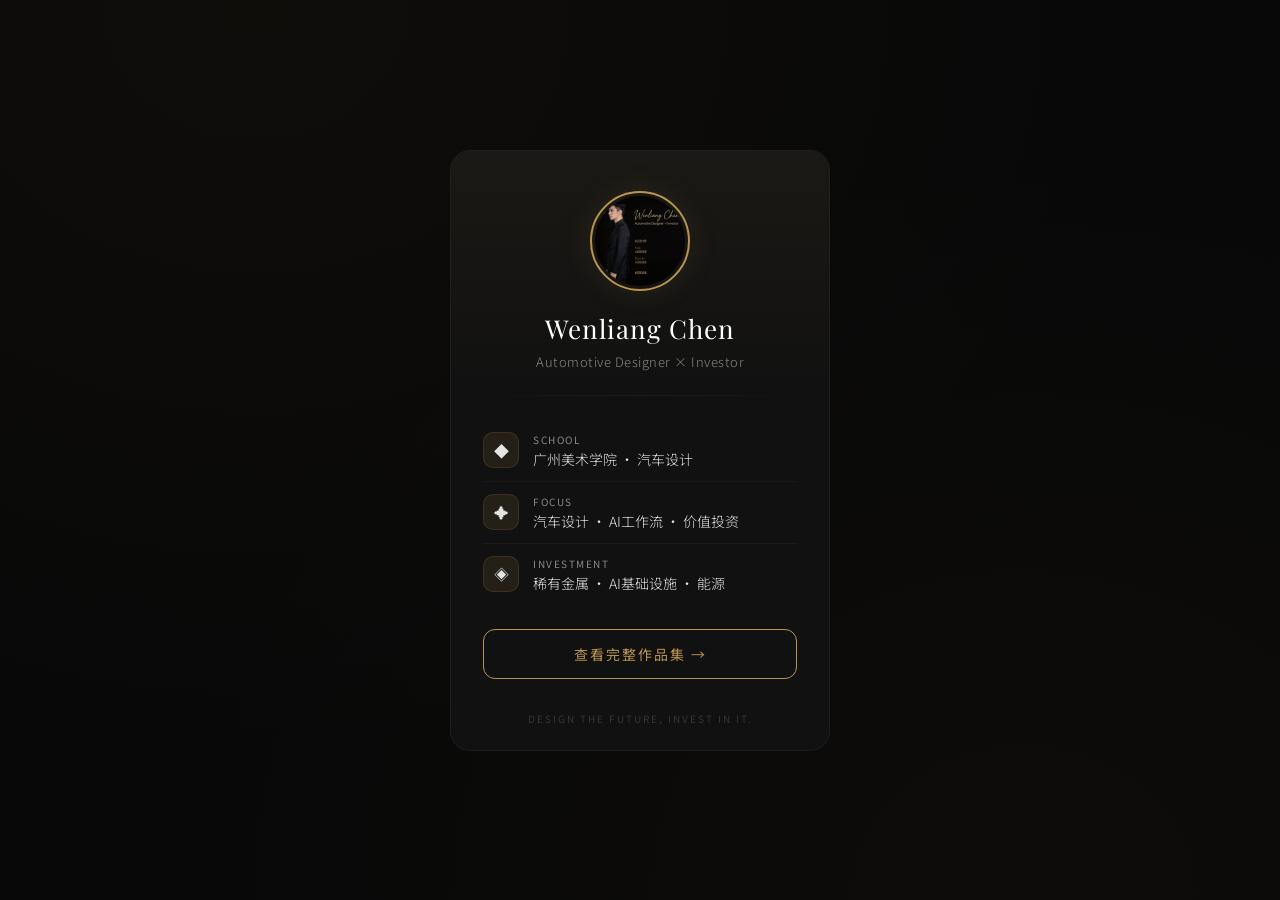
<file: share.html>
<html lang="zh-CN">
<head>
    <meta charset="UTF-8">
    <meta name="viewport" content="width=device-width, initial-scale=1.0, user-scalable=no">
    <title>Wenliang Chen</title>
    <meta property="og:title" content="Wenliang Chen — Automotive Designer × Investor">
    <meta property="og:description" content="汽车设计师 · 个人投资者">
    <meta property="og:image" content="https://s.coze.cn/image/kggvlk1dtg8/">
    <link href="https://fonts.googleapis.com/css2?family=Noto+Sans+SC:wght@100;300;400;500&family=Playfair+Display:ital,wght@0,400;0,700;1,400&display=swap" rel="stylesheet">
    <style>
        * { margin: 0; padding: 0; box-sizing: border-box; }
        :root {
            --bg: #080808;
            --card: #111;
            --border: #1e1e1e;
            --text: #e4e4e4;
            --dim: #888;
            --accent: #b8944f;
            --accent-glow: rgba(184,148,79,0.12);
        }
        html, body {
            height: 100%;
            font-family: 'Noto Sans SC', -apple-system, BlinkMacSystemFont, sans-serif;
            background: var(--bg);
            color: var(--text);
            -webkit-font-smoothing: antialiased;
        }
        body {
            display: flex;
            align-items: center;
            justify-content: center;
            padding: 24px;
            background-image:
                radial-gradient(ellipse at 20% 0%, rgba(184,148,79,0.04) 0%, transparent 60%),
                radial-gradient(ellipse at 80% 100%, rgba(184,148,79,0.03) 0%, transparent 60%);
        }

        .card {
            width: 100%;
            max-width: 380px;
            background: var(--card);
            border: 1px solid var(--border);
            border-radius: 20px;
            overflow: hidden;
            animation: cardIn 0.6s cubic-bezier(0.16, 1, 0.3, 1);
        }
        @keyframes cardIn {
            from { opacity: 0; transform: translateY(20px) scale(0.97); }
            to { opacity: 1; transform: translateY(0) scale(1); }
        }

        /* Header with photo */
        .card-header {
            position: relative;
            padding: 40px 32px 24px;
            text-align: center;
            background: linear-gradient(180deg, rgba(184,148,79,0.06) 0%, transparent 100%);
        }
        .avatar-ring {
            width: 100px; height: 100px;
            border-radius: 50%;
            border: 2px solid var(--accent);
            padding: 3px;
            margin: 0 auto 20px;
            box-shadow: 0 0 30px var(--accent-glow);
        }
        .avatar-ring img {
            width: 100%; height: 100%;
            border-radius: 50%;
            object-fit: cover;
            filter: grayscale(20%);
        }
        .card-name {
            font-family: 'Playfair Display', serif;
            font-size: 26px;
            font-weight: 400;
            color: #fff;
            letter-spacing: 1px;
            margin-bottom: 6px;
        }
        .card-tagline {
            font-size: 13px;
            color: var(--dim);
            font-weight: 300;
            letter-spacing: 0.5px;
        }

        /* Divider */
        .divider {
            height: 1px;
            margin: 0 32px;
            background: linear-gradient(90deg, transparent, var(--border), transparent);
        }

        /* Info section */
        .card-body {
            padding: 24px 32px;
        }
        .info-row {
            display: flex;
            align-items: center;
            gap: 14px;
            padding: 12px 0;
        }
        .info-row + .info-row {
            border-top: 1px solid rgba(255,255,255,0.04);
        }
        .info-icon {
            width: 36px; height: 36px;
            border-radius: 10px;
            background: var(--accent-glow);
            border: 1px solid rgba(184,148,79,0.15);
            display: flex;
            align-items: center;
            justify-content: center;
            font-size: 15px;
            flex-shrink: 0;
        }
        .info-text {
            display: flex;
            flex-direction: column;
        }
        .info-label {
            font-size: 10px;
            color: var(--dim);
            letter-spacing: 1.5px;
            text-transform: uppercase;
            margin-bottom: 2px;
        }
        .info-value {
            font-size: 14px;
            color: var(--text);
            font-weight: 300;
        }

        /* CTA Button */
        .card-footer {
            padding: 0 32px 32px;
        }
        .cta-btn {
            display: block;
            width: 100%;
            padding: 14px;
            background: transparent;
            border: 1px solid var(--accent);
            border-radius: 12px;
            color: var(--accent);
            font-family: 'Noto Sans SC', sans-serif;
            font-size: 14px;
            font-weight: 400;
            letter-spacing: 2px;
            text-align: center;
            text-decoration: none;
            cursor: pointer;
            transition: all 0.3s;
        }
        .cta-btn:hover, .cta-btn:active {
            background: var(--accent);
            color: var(--bg);
        }

        /* Bottom tag */
        .card-tag {
            text-align: center;
            padding: 0 32px 24px;
            font-size: 10px;
            color: rgba(255,255,255,0.15);
            letter-spacing: 2px;
        }

        /* Small screen adjustments */
        @media (max-height: 680px) {
            .card-header { padding: 28px 24px 18px; }
            .avatar-ring { width: 80px; height: 80px; margin-bottom: 14px; }
            .card-name { font-size: 22px; }
            .card-body { padding: 18px 24px; }
            .card-footer { padding: 0 24px 24px; }
        }
    </style>
</head>
<body>

<div class="card">
    <div class="card-header">
        <div class="avatar-ring">
            <img src="og-image.jpg" alt="Wenliang Chen">
        </div>
        <div class="card-name">Wenliang Chen</div>
        <div class="card-tagline">Automotive Designer × Investor</div>
    </div>

    <div class="divider"></div>

    <div class="card-body">
        <div class="info-row">
            <div class="info-icon">◆</div>
            <div class="info-text">
                <div class="info-label">School</div>
                <div class="info-value">广州美术学院 · 汽车设计</div>
            </div>
        </div>
        <div class="info-row">
            <div class="info-icon">✦</div>
            <div class="info-text">
                <div class="info-label">Focus</div>
                <div class="info-value">汽车设计 · AI工作流 · 价值投资</div>
            </div>
        </div>
        <div class="info-row">
            <div class="info-icon">◈</div>
            <div class="info-text">
                <div class="info-label">Investment</div>
                <div class="info-value">稀有金属 · AI基础设施 · 能源</div>
            </div>
        </div>
    </div>

    <div class="card-footer">
        <a class="cta-btn" href="index.html">查看完整作品集 →</a>
    </div>

    <div class="card-tag">DESIGN THE FUTURE, INVEST IN IT.</div>
</div>

</body>
</html>
</file>
